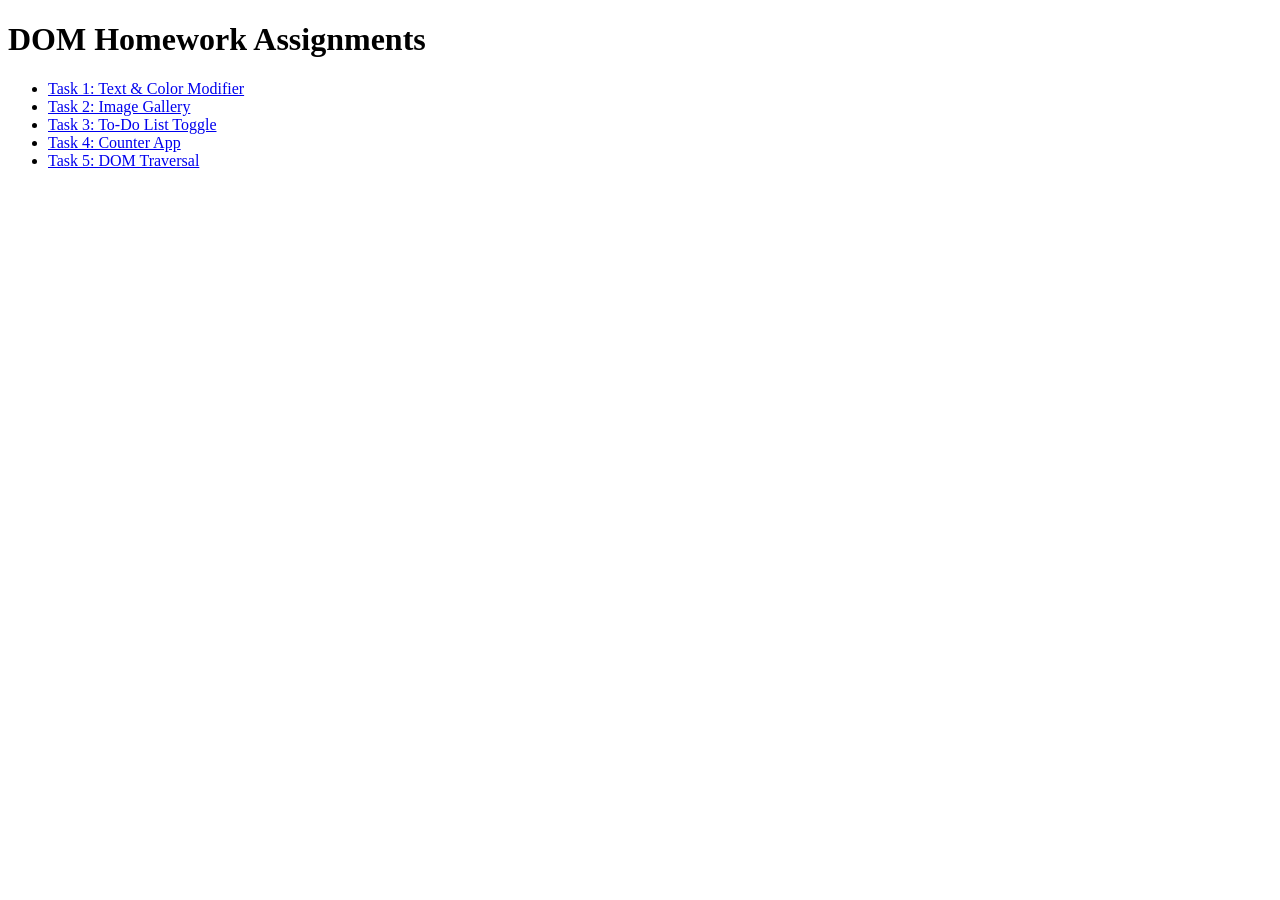
<file: homework/index.html>
<!DOCTYPE html>
<html lang="en">
<head>
  <meta charset="UTF-8">
  <title>DOM Homework</title>
</head>
<body>
  <h1>DOM Homework Assignments</h1>
  <ul>
    <li><a href="./first/index.html">Task 1: Text & Color Modifier</a></li>
    <li><a href="./second/index.html">Task 2: Image Gallery</a></li>
    <li><a href="./third/index.html">Task 3: To-Do List Toggle</a></li>
    <li><a href="./fourth/index.html">Task 4: Counter App</a></li>
    <li><a href="./fifth/index.html">Task 5: DOM Traversal</a></li>
  </ul>
</body>
</html>
</file>
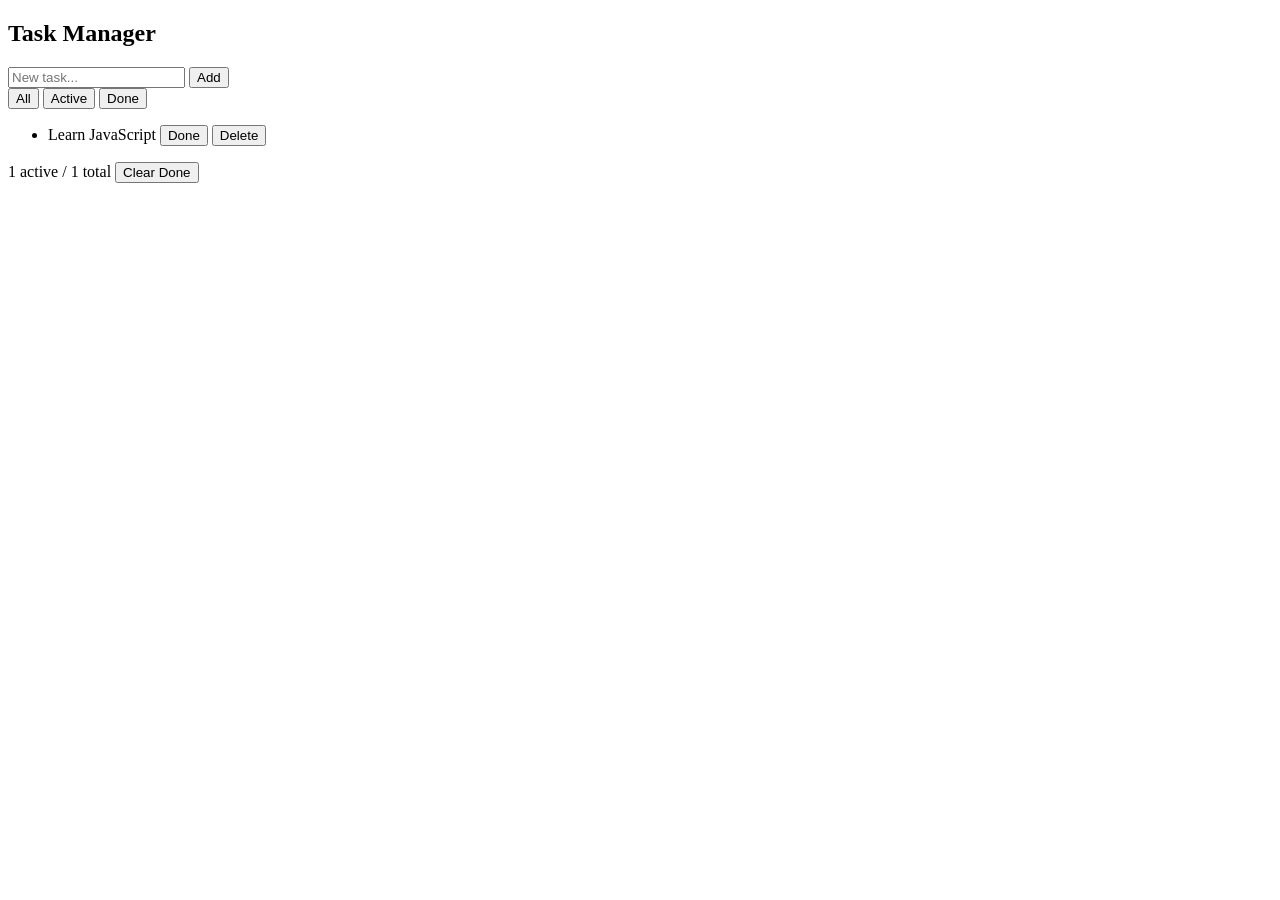
<file: Persistent Task Manager/index.html>
<!DOCTYPE html>
<html lang="en">
<head>
  <meta charset="UTF-8">
  <meta name="viewport" content="width=device-width, initial-scale=1.0">
  <title>Persistent Task Manager</title>
</head>
<body>

  <div id="app">
    <h2>Task Manager</h2>
    <div>
      <input type="text" id="taskInput" placeholder="New task...">
      <button id="addBtn">Add</button>
    </div>
    <div>
      <button id="showAllBtn">All</button>
      <button id="showActiveBtn">Active</button>
      <button id="showDoneBtn">Done</button>
    </div>
    <ul id="taskList"></ul>
    <div>
      <span id="counter"></span>
      <button id="clearDoneBtn">Clear Done</button>
    </div>
  </div>

  <script src="script.js"></script>
</body>
</html>
</file>
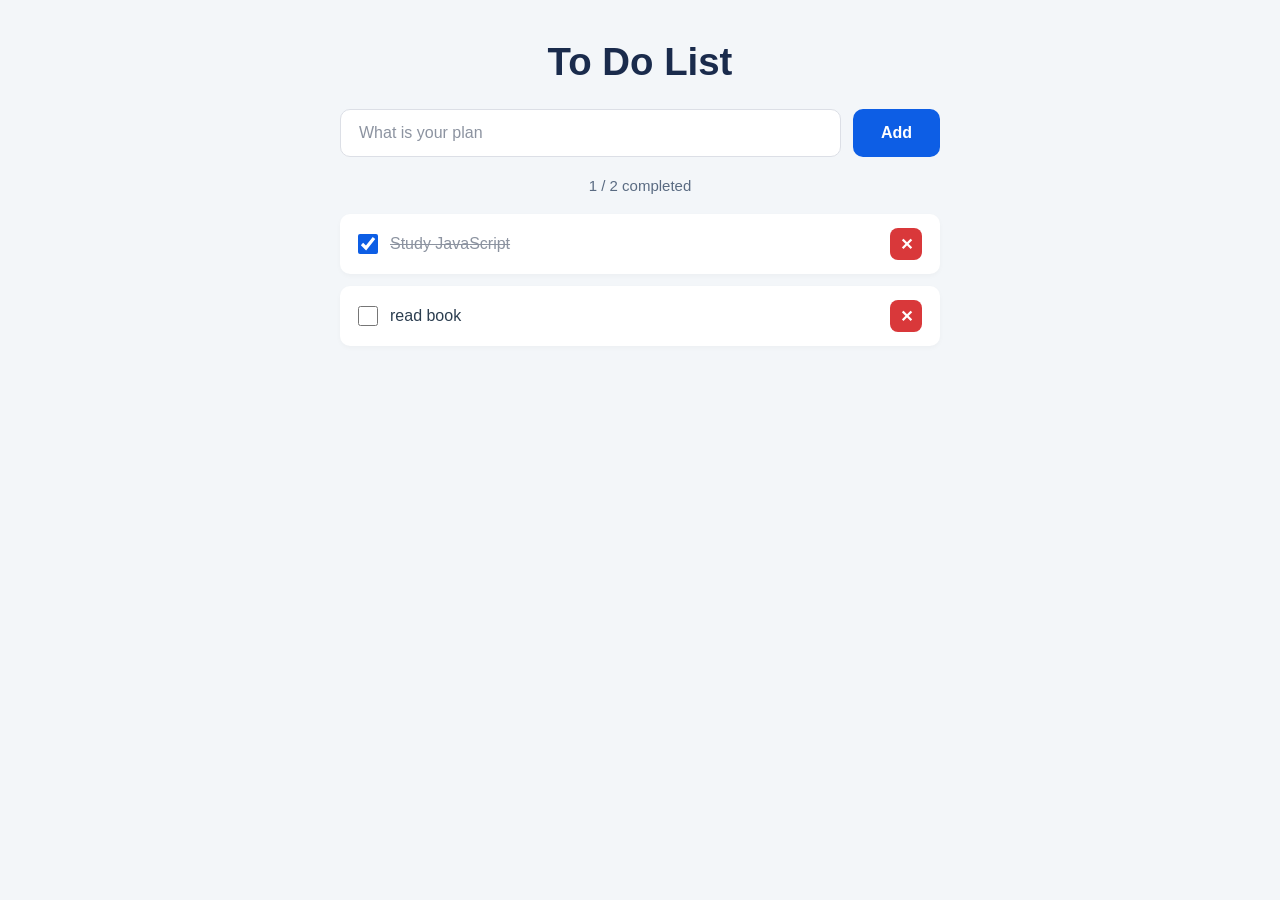
<file: To-do-list/index.html>
<!DOCTYPE html>
<html lang="en">
<head>
  <meta charset="UTF-8">
  <meta name="viewport" content="width=device-width, initial-scale=1.0">
  <title>To Do List</title>
  <link rel="stylesheet" href="style.css">
</head>
<body>

  <div class="container">
    <h1>To Do List</h1>

    <div class="input-area">
      <input type="text" id="taskInput" placeholder="What is your plan">
      <button id="addBtn">Add</button>
    </div>

    <div class="counter" id="counter">0 / 0 completed</div>

    <ul id="taskList"></ul>
  </div>

  <script src="script.js"></script>
</body>
</html>
</file>
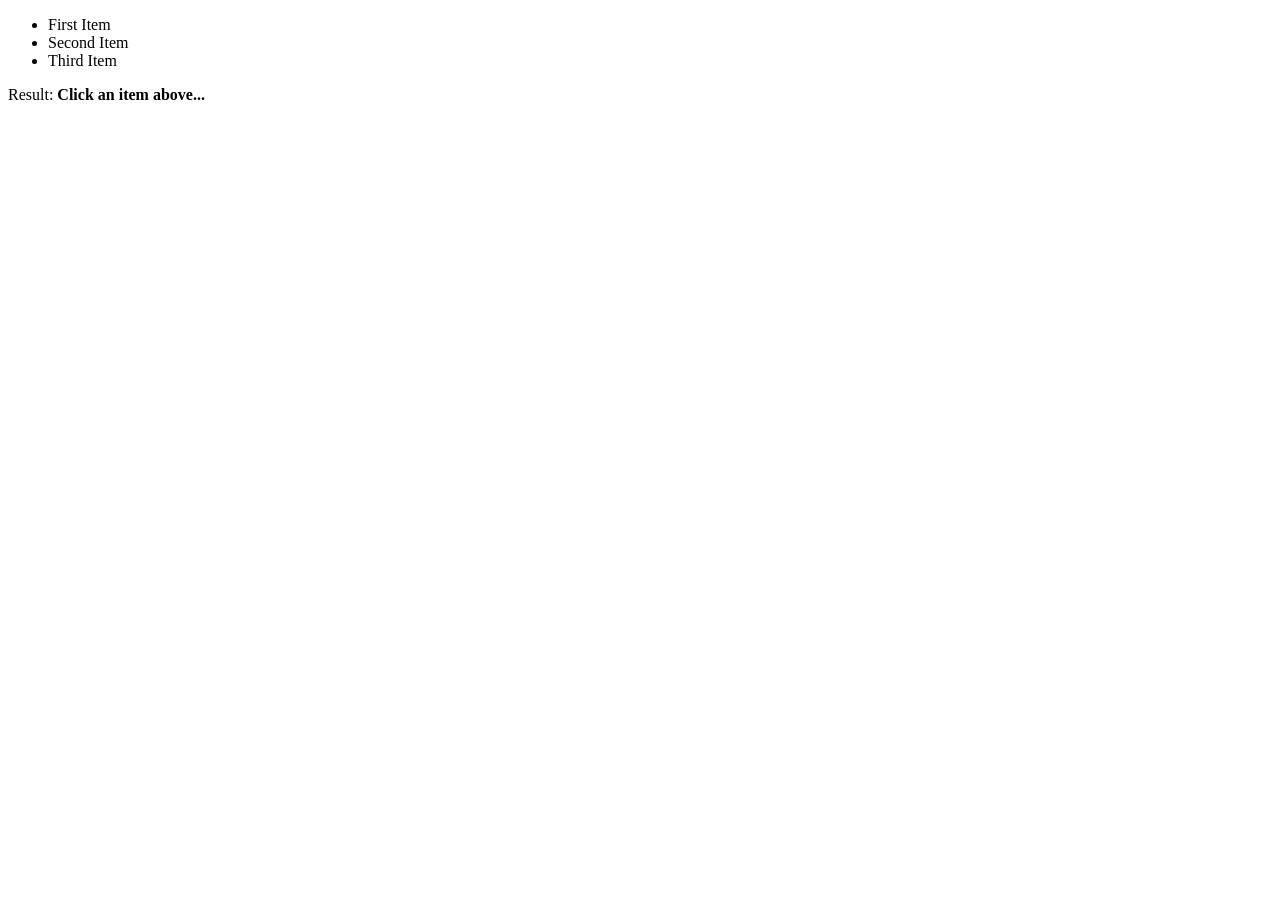
<file: homework/fifth/index.html>
<!DOCTYPE html>
<html lang="en">
<head>
  <meta charset="UTF-8">
  <title>DOM Traversal</title>
</head>
<body>
  <ul>
    <li onclick="logNextSiblingText(this)">First Item</li>
    <li onclick="logNextSiblingText(this)">Second Item</li>
    <li onclick="logNextSiblingText(this)">Third Item</li>
  </ul>

  <p>Result: <strong id="output">Click an item above...</strong></p>

  <script src="script.js"></script>
</body>
</html>
</file>
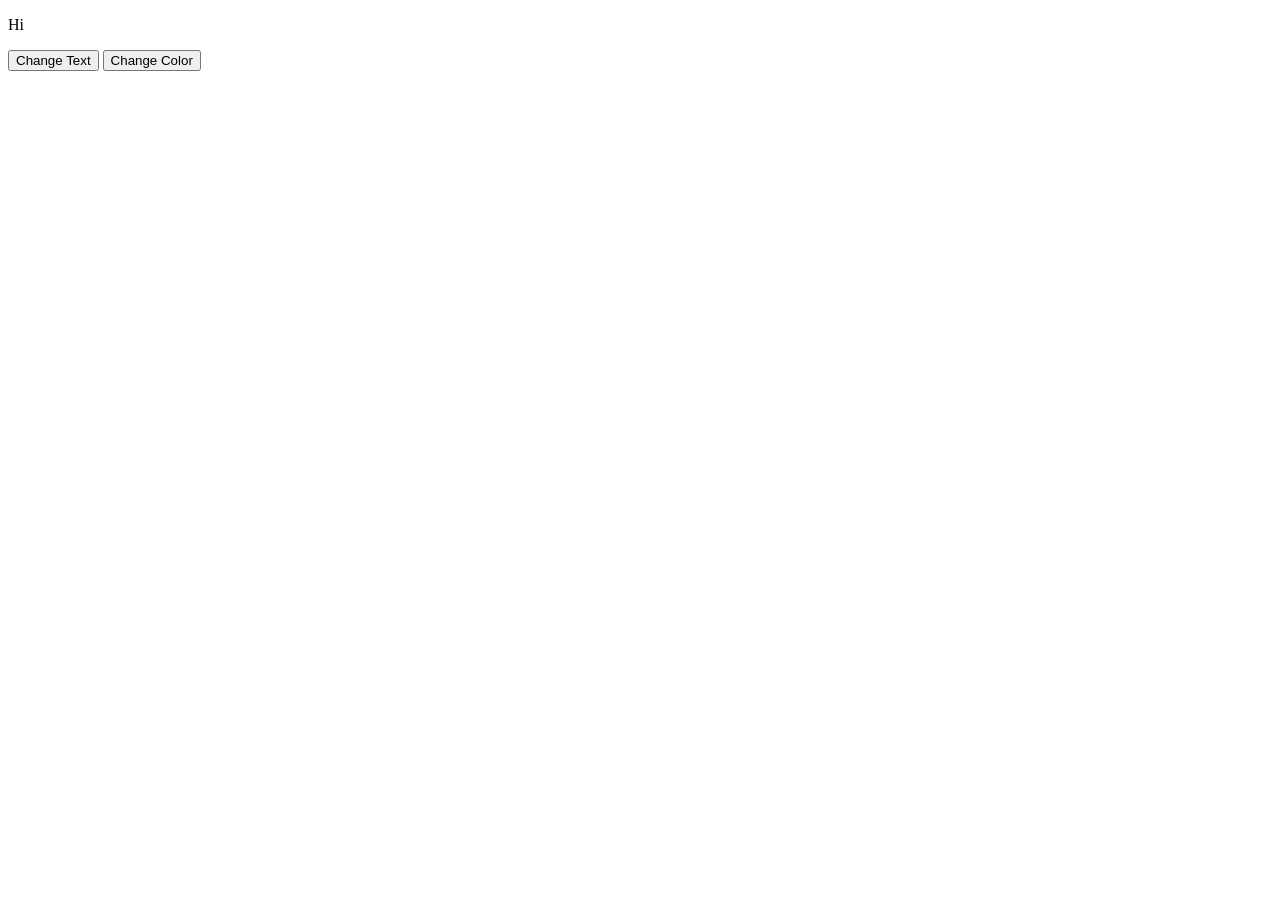
<file: homework/first/index.html>
<!DOCTYPE html>
<html>
<body>
  <p id="myParagraph">Hi</p>
  <button id="textBtn">Change Text</button>
  <button id="colorBtn">Change Color</button>
  <script src="script.js"></script>
</body>
</html>
</file>
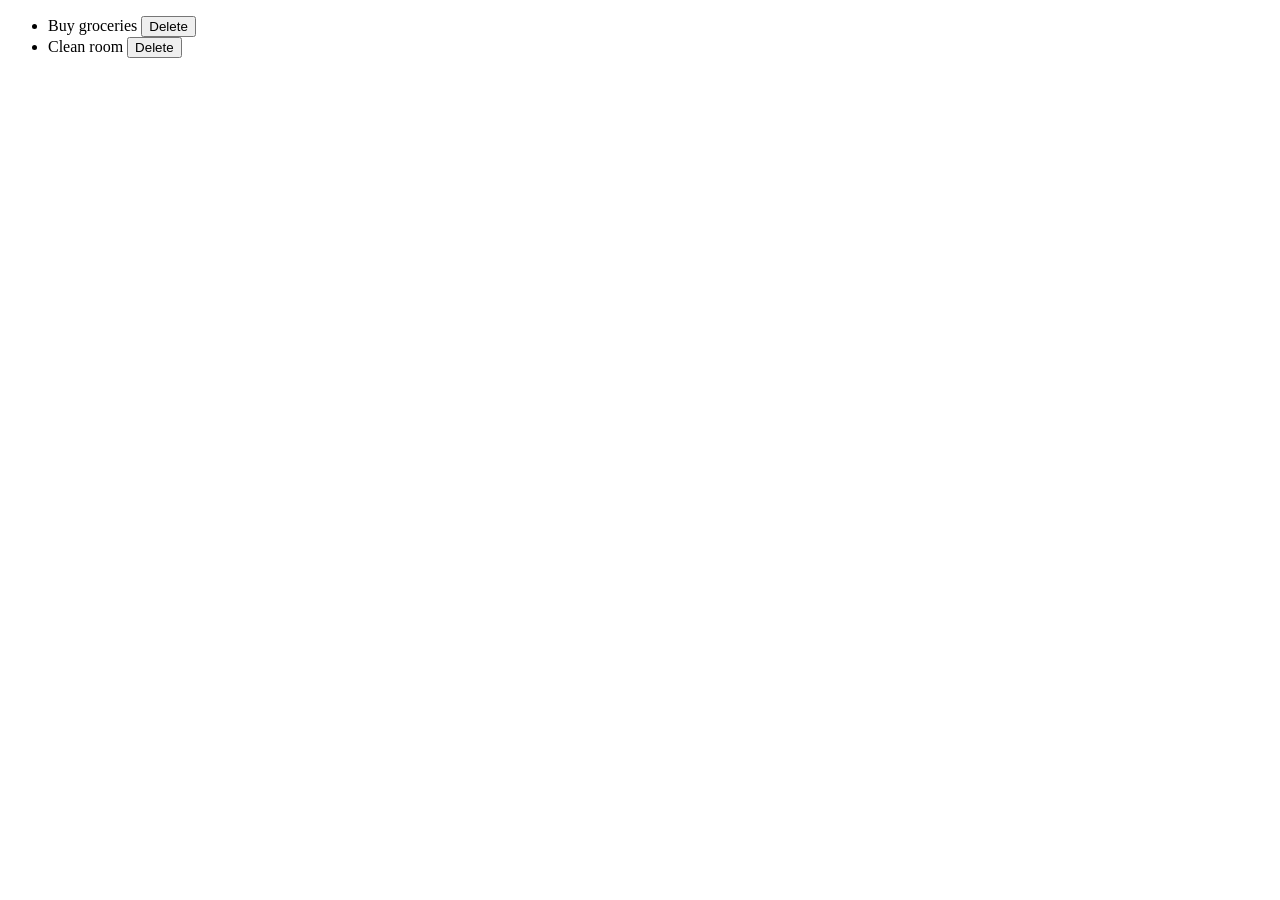
<file: homework/third/index.html>
<!DOCTYPE html>
<html>
<head>
  <link rel="stylesheet" href="style.css">
</head>
<body>
  <ul>
    <li><span onclick="toggleDone(this)">Buy groceries</span> <button>Delete</button></li>
    <li><span onclick="toggleDone(this)">Clean room</span> <button>Delete</button></li>
  </ul>
  <script src="script.js"></script>
</body>
</html>
</file>
<file: To-do-list/style.css>
* {
  margin: 0;
  padding: 0;
  box-sizing: border-box;
  font-family: -apple-system, BlinkMacSystemFont, "Segoe UI", Roboto, Oxygen, Ubuntu, Cantarell, sans-serif;
}

body {
  background-color: #f3f6f9;
  min-height: 100vh;
  display: flex;
  justify-content: center;
  align-items: flex-start;
  padding: 40px 20px;
}

.container {
  width: 100%;
  max-width: 600px;
  background-color: transparent;
}

h1 {
  text-align: center;
  font-size: 2.4rem;
  color: #1a2b4c;
  margin-bottom: 25px;
  font-weight: 700;
}

.input-area {
  display: flex;
  gap: 12px;
  margin-bottom: 20px;
}

#taskInput {
  flex: 1;
  padding: 14px 18px;
  font-size: 16px;
  border: 1px solid #dcdfe6;
  border-radius: 10px;
  outline: none;
  background-color: #ffffff;
  color: #333333;
}

#taskInput::placeholder {
  color: #8c93a0;
}

#addBtn {
  background-color: #0d5ee5;
  color: #ffffff;
  border: none;
  padding: 14px 28px;
  border-radius: 10px;
  font-size: 16px;
  font-weight: 600;
  cursor: pointer;
}

#addBtn:hover {
  background-color: #0b52cb;
}

.counter {
  text-align: center;
  color: #5a6b82;
  font-size: 15px;
  margin-bottom: 20px;
  font-weight: 500;
}

#taskList {
  list-style: none;
  display: flex;
  flex-direction: column;
  gap: 12px;
}

li {
  background-color: #ffffff;
  padding: 14px 18px;
  border-radius: 10px;
  display: flex;
  align-items: center;
  justify-content: space-between;
  box-shadow: 0 2px 5px rgba(0, 0, 0, 0.03);
}

.task-left {
  display: flex;
  align-items: center;
  gap: 12px;
  flex: 1;
}

.task-left input[type="checkbox"] {
  width: 20px;
  height: 20px;
  accent-color: #0d5ee5;
  cursor: pointer;
}

.task-text {
  font-size: 16px;
  color: #2c3e50;
  word-break: break-word;
}

li.completed .task-text {
  text-decoration: line-through;
  color: #8c93a0;
}

.delete-btn {
  background-color: #d9383a;
  color: #ffffff;
  border: none;
  width: 32px;
  height: 32px;
  border-radius: 8px;
  font-size: 16px;
  font-weight: bold;
  cursor: pointer;
  display: flex;
  align-items: center;
  justify-content: center;
}

.delete-btn:hover {
  background-color: #c22f31;
}
</file>
<file: homework/third/style.css>
.done { text-decoration: line-through; }
</file>
